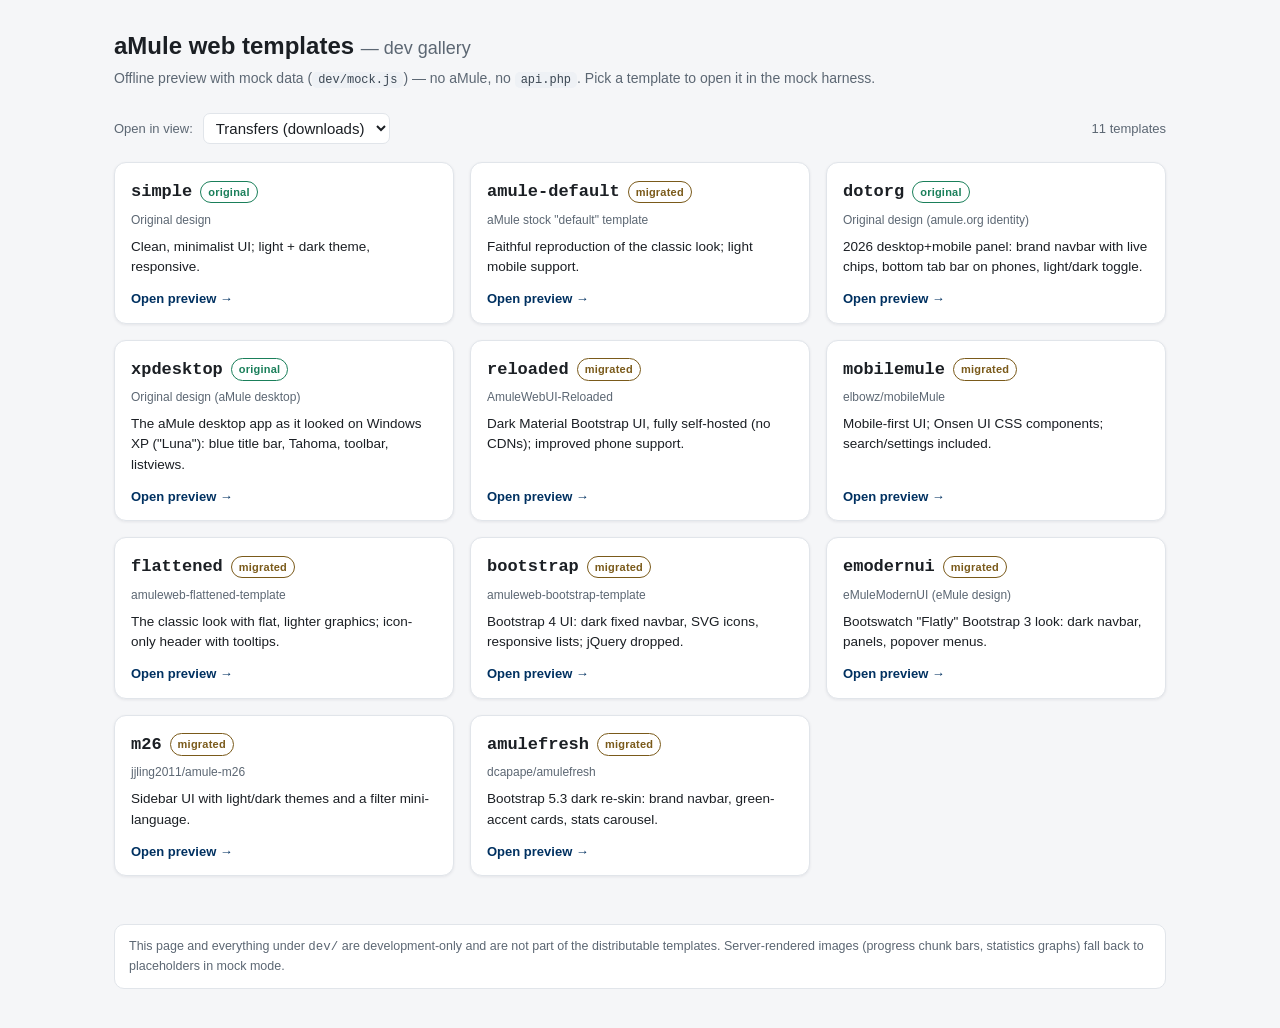
<file: index.html>
<!DOCTYPE html>
<!--
  SPDX-License-Identifier: GPL-3.0-or-later
  Copyright (C) 2026 atallo (https://github.com/atallo/amuleweb-templates)

  Dev-only landing page (NOT distributed): lists every template and opens it
  in the mock preview (dev/?template=<name>), so the whole gallery is
  browsable offline with canned data — no aMule, no api.php, no copying.
  Serve the repository ROOT with any static server and open http://host:port/
      python3 -m http.server 8080   →   http://localhost:8080/
-->
<html lang="en">
<head>
	<meta charset="UTF-8" />
	<meta http-equiv="Cache-Control" content="no-cache, no-store, must-revalidate" />
	<meta http-equiv="Pragma" content="no-cache" />
	<meta http-equiv="Expires" content="0" />
	<meta name="viewport" content="width=device-width, initial-scale=1" />
	<meta name="color-scheme" content="light dark" />
	<title>aMule web templates — dev gallery</title>
	<style>
		:root {
			--bg: #f5f6f8; --fg: #1b1f24; --muted: #5c6773; --card: #ffffff;
			--border: #e1e5ea; --accent: #003161; --accent-fg: #fff;
			--chip: #eef1f5; --chip-fg: #3a4652; --shadow: rgba(20,30,50,.08);
			--badge-orig: #1a7f5a; --badge-mig: #7a5a1a;
		}
		@media (prefers-color-scheme: dark) {
			:root {
				--bg: #14171c; --fg: #e6e9ee; --muted: #9aa5b1; --card: #1d222a;
				--border: #2b323c; --accent: #4b83c4; --accent-fg: #fff;
				--chip: #262d37; --chip-fg: #c2ccd6; --shadow: rgba(0,0,0,.35);
				--badge-orig: #4cc79a; --badge-mig: #d0a44e;
			}
		}
		* { box-sizing: border-box; }
		body {
			margin: 0; background: var(--bg); color: var(--fg);
			font: 15px/1.5 -apple-system, "Segoe UI", Roboto, Helvetica, Arial, sans-serif;
		}
		header {
			padding: 28px 24px 16px; max-width: 1100px; margin: 0 auto;
		}
		h1 { margin: 0 0 4px; font-size: 24px; }
		.sub { color: var(--muted); font-size: 14px; }
		.sub code {
			background: var(--chip); color: var(--chip-fg);
			padding: 1px 6px; border-radius: 5px; font-size: 12px;
		}
		.toolbar {
			max-width: 1100px; margin: 8px auto 0; padding: 0 24px;
			display: flex; align-items: center; gap: 10px; flex-wrap: wrap;
		}
		.toolbar label { color: var(--muted); font-size: 13px; }
		select {
			font: inherit; padding: 5px 8px; border-radius: 7px;
			border: 1px solid var(--border); background: var(--card); color: var(--fg);
		}
		.count { color: var(--muted); font-size: 13px; margin-left: auto; }
		main {
			max-width: 1100px; margin: 0 auto; padding: 18px 24px 48px;
			display: grid; gap: 16px;
			grid-template-columns: repeat(auto-fill, minmax(300px, 1fr));
		}
		.card {
			display: flex; flex-direction: column; text-decoration: none;
			background: var(--card); color: inherit; border: 1px solid var(--border);
			border-radius: 12px; padding: 16px 16px 14px; box-shadow: 0 1px 3px var(--shadow);
			transition: transform .08s ease, box-shadow .12s ease, border-color .12s ease;
		}
		.card:hover {
			transform: translateY(-2px); box-shadow: 0 6px 18px var(--shadow);
			border-color: var(--accent);
		}
		.card:focus-visible { outline: 2px solid var(--accent); outline-offset: 2px; }
		.card .top { display: flex; align-items: center; gap: 8px; margin-bottom: 6px; }
		.card h2 { margin: 0; font-size: 17px; font-family: ui-monospace, "SFMono-Regular", Menlo, Consolas, monospace; }
		.badge {
			font-size: 11px; font-weight: 600; letter-spacing: .02em;
			padding: 2px 7px; border-radius: 999px; border: 1px solid currentColor;
		}
		.badge.orig { color: var(--badge-orig); }
		.badge.mig  { color: var(--badge-mig); }
		.origin { color: var(--muted); font-size: 12px; margin: 0 0 8px; }
		.desc { margin: 0; flex: 1; font-size: 13.5px; }
		.go {
			margin-top: 12px; align-self: flex-start; font-size: 13px; font-weight: 600;
			color: var(--accent);
		}
		footer {
			max-width: 1100px; margin: 0 auto; padding: 0 24px 40px;
			color: var(--muted); font-size: 12.5px;
		}
		.note {
			background: var(--card); border: 1px solid var(--border);
			border-radius: 10px; padding: 12px 14px;
		}
	</style>
</head>
<body>
	<header>
		<h1>aMule web templates <span style="color:var(--muted);font-weight:400;font-size:18px">— dev gallery</span></h1>
		<div class="sub">
			Offline preview with mock data (<code>dev/mock.js</code>) — no aMule, no <code>api.php</code>.
			Pick a template to open it in the mock harness.
		</div>
	</header>

	<div class="toolbar">
		<label for="view">Open in view:</label>
		<select id="view">
			<option value="download">Transfers (downloads)</option>
			<option value="shared">Shared files</option>
			<option value="search">Search</option>
			<option value="servers">Servers</option>
			<option value="kad">Kad</option>
			<option value="stats">Statistics</option>
			<option value="prefs">Preferences</option>
			<option value="log">Log</option>
		</select>
		<span class="count" id="count"></span>
	</div>

	<main id="grid"></main>

	<footer>
		<div class="note">
			This page and everything under <code>dev/</code> are development-only and are
			not part of the distributable templates. Server-rendered images
			(progress chunk bars, statistics graphs) fall back to placeholders in mock mode.
		</div>
	</footer>

	<script>
		// Curated list (names + origin + description transcribed from README.md).
		// The grid also auto-discovers any template folder not listed here, so a
		// newly added template still shows up (with a generic description).
		const TEMPLATES = [
			{ name: 'simple',        type: 'orig', origin: 'Original design',                     desc: 'Clean, minimalist UI; light + dark theme, responsive.' },
			{ name: 'amule-default', type: 'mig',  origin: 'aMule stock "default" template',      desc: 'Faithful reproduction of the classic look; light mobile support.' },
			{ name: 'dotorg',        type: 'orig', origin: 'Original design (amule.org identity)', desc: '2026 desktop+mobile panel: brand navbar with live chips, bottom tab bar on phones, light/dark toggle.' },
			{ name: 'xpdesktop',     type: 'orig', origin: 'Original design (aMule desktop)',      desc: 'The aMule desktop app as it looked on Windows XP ("Luna"): blue title bar, Tahoma, toolbar, listviews.' },
			{ name: 'reloaded',      type: 'mig',  origin: 'AmuleWebUI-Reloaded',                  desc: 'Dark Material Bootstrap UI, fully self-hosted (no CDNs); improved phone support.' },
			{ name: 'mobilemule',    type: 'mig',  origin: 'elbowz/mobileMule',                    desc: 'Mobile-first UI; Onsen UI CSS components; search/settings included.' },
			{ name: 'flattened',     type: 'mig',  origin: 'amuleweb-flattened-template',          desc: 'The classic look with flat, lighter graphics; icon-only header with tooltips.' },
			{ name: 'bootstrap',     type: 'mig',  origin: 'amuleweb-bootstrap-template',          desc: 'Bootstrap 4 UI: dark fixed navbar, SVG icons, responsive lists; jQuery dropped.' },
			{ name: 'emodernui',     type: 'mig',  origin: 'eMuleModernUI (eMule design)',         desc: 'Bootswatch "Flatly" Bootstrap 3 look: dark navbar, panels, popover menus.' },
			{ name: 'm26',           type: 'mig',  origin: 'jjling2011/amule-m26',                 desc: 'Sidebar UI with light/dark themes and a filter mini-language.' },
			{ name: 'amulefresh',    type: 'mig',  origin: 'dcapape/amulefresh',                   desc: 'Bootstrap 5.3 dark re-skin: brand navbar, green-accent cards, stats carousel.' },
		];

		const grid = document.getElementById('grid');
		const viewSel = document.getElementById('view');
		const countEl = document.getElementById('count');

		function hrefFor(name) {
			const v = viewSel.value;
			return 'dev/?template=' + encodeURIComponent(name) + (v && v !== 'download' ? '#' + v : '');
		}

		function render(list) {
			grid.innerHTML = '';
			list.forEach((t) => {
				const a = document.createElement('a');
				a.className = 'card';
				a.href = hrefFor(t.name);
				a.dataset.name = t.name;
				const badge = t.type === 'orig' ? 'orig' : 'mig';
				const badgeTxt = t.type === 'orig' ? 'original' : 'migrated';
				a.innerHTML =
					'<div class="top"><h2>' + t.name + '</h2>' +
					'<span class="badge ' + badge + '">' + badgeTxt + '</span></div>' +
					'<p class="origin">' + t.origin + '</p>' +
					'<p class="desc">' + t.desc + '</p>' +
					'<span class="go">Open preview →</span>';
				grid.appendChild(a);
			});
			countEl.textContent = list.length + ' templates';
		}

		// Keep card links in sync with the selected view.
		viewSel.addEventListener('change', () => {
			grid.querySelectorAll('a.card').forEach((a) => { a.href = hrefFor(a.dataset.name); });
		});

		// Auto-discover: parse the directory listing of /templates/ (works with
		// python's http.server and most static servers). Append any folder not
		// already curated; never remove curated ones. Fails silently.
		async function discover() {
			try {
				const res = await fetch('templates/');
				if (!res.ok) return TEMPLATES;
				const doc = new DOMParser().parseFromString(await res.text(), 'text/html');
				const found = Array.from(doc.querySelectorAll('a'))
					.map((a) => a.getAttribute('href') || '')
					.map((h) => decodeURIComponent(h.replace(/\/+$/, '').split('/').pop()))
					.filter((n) => n && n !== '..' && !n.startsWith('.'));
				const known = new Set(TEMPLATES.map((t) => t.name));
				const extra = [...new Set(found)].filter((n) => !known.has(n))
					.map((n) => ({ name: n, type: 'mig', origin: 'Template', desc: '(no description)' }));
				return TEMPLATES.concat(extra);
			} catch (e) {
				return TEMPLATES;
			}
		}

		render(TEMPLATES);
		discover().then(render);
	</script>
</body>
</html>
</file>
